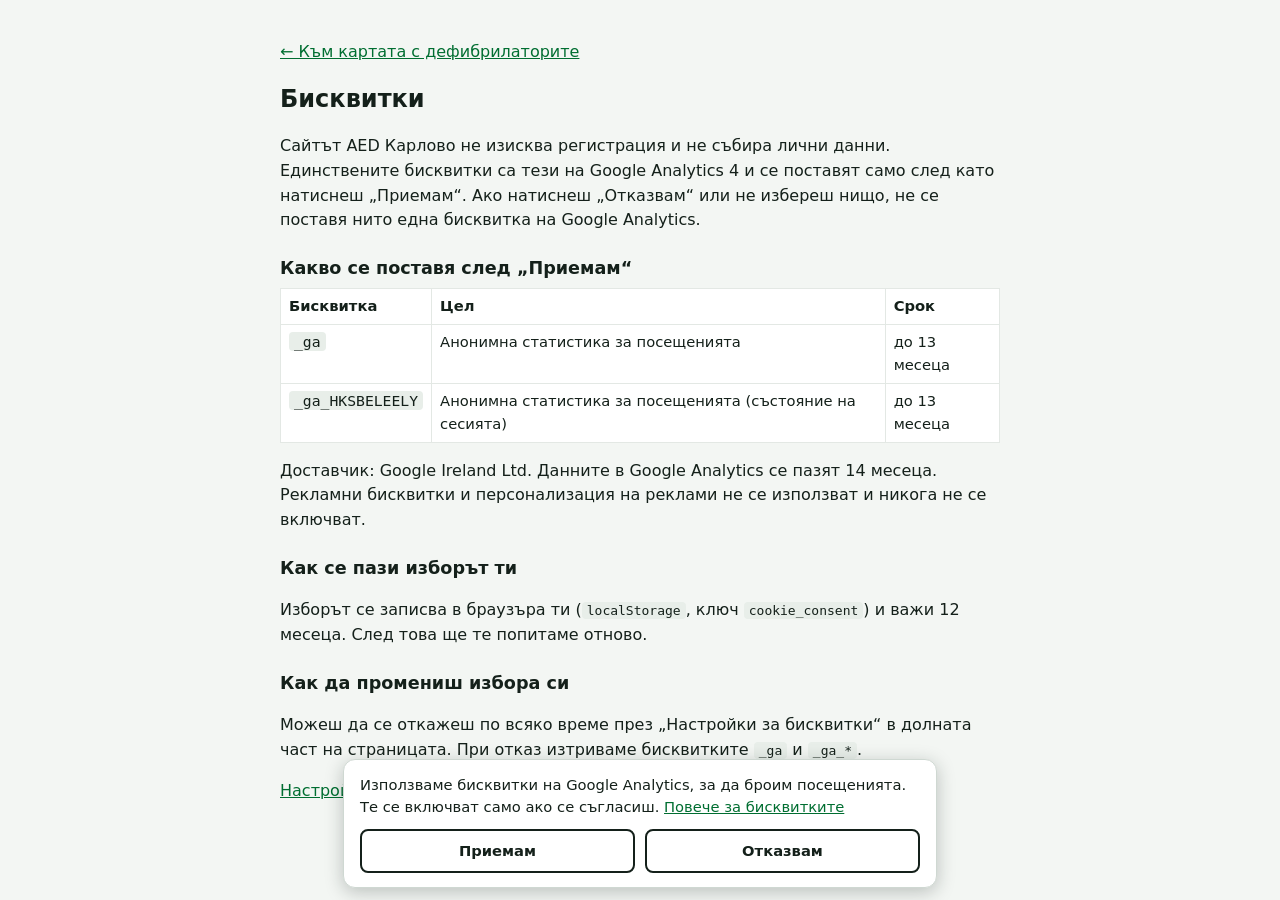
<file: biskvitki.html>
<!DOCTYPE html>
<html lang="bg">
<head>
<meta charset="utf-8">
<meta name="viewport" content="width=device-width, initial-scale=1, viewport-fit=cover">
<title>Бисквитки · AED Карлово</title>
<meta name="description" content="Как AED Карлово използва бисквитки на Google Analytics и как можеш да промениш избора си.">
<link rel="canonical" href="https://aed.karlovo.net/biskvitki">
<meta name="color-scheme" content="light">
<meta name="theme-color" content="#008a3e">
<link rel="icon" href="/favicon.svg" type="image/svg+xml">
<link rel="icon" href="/favicon-32.png" sizes="32x32" type="image/png">
<style>
  body{margin:0; font-family:system-ui,-apple-system,"Segoe UI",Roboto,sans-serif; color:#14201a; background:#f3f6f3; line-height:1.55}
  main{max-width:720px; margin:0 auto; padding:24px 14px 80px}
  h1{font-size:1.5rem; margin:0 0 12px}
  h2{font-size:1.1rem; margin:22px 0 6px}
  a{color:#006e31}
  code{background:#e8eee9; padding:1px 5px; border-radius:4px}
  table{border-collapse:collapse; width:100%; font-size:.92rem; background:#fff}
  th,td{border:1px solid #e3e8e4; padding:6px 8px; text-align:left; vertical-align:top}
  :focus-visible{outline:3px solid #1a73e8; outline-offset:2px; border-radius:4px}
</style>
<link rel="stylesheet" href="/consent.css">
<script async src="https://www.googletagmanager.com/gtag/js?id=G-HKSBELEELY"></script>
<script>
  window.dataLayer = window.dataLayer || [];
  function gtag(){dataLayer.push(arguments);}
  gtag('consent', 'default', {ad_storage: 'denied', ad_user_data: 'denied', ad_personalization: 'denied', analytics_storage: 'denied', wait_for_update: 500});
</script>
<script src="/consent.js"></script>
<script>
  gtag('js', new Date());
  gtag('config', 'G-HKSBELEELY', {page_location: location.origin + location.pathname, page_referrer: document.referrer ? new URL(document.referrer).origin + '/' : ''});
</script>
</head>
<body>

<div id="cookieBanner" class="cookie-banner" role="dialog" aria-label="Бисквитки" hidden>
  <p>Използваме бисквитки на Google Analytics, за да броим посещенията. Те се включват само ако се съгласиш. <a href="/biskvitki">Повече за бисквитките</a></p>
  <div class="cookie-actions">
    <button type="button" id="cookieAccept">Приемам</button>
    <button type="button" id="cookieReject">Отказвам</button>
  </div>
</div>

<main>
  <p><a href="/">← Към картата с дефибрилаторите</a></p>
  <h1>Бисквитки</h1>
  <p>Сайтът AED Карлово не изисква регистрация и не събира лични данни. Единствените бисквитки са тези на Google Analytics 4 и се поставят само след като натиснеш „Приемам“. Ако натиснеш „Отказвам“ или не избереш нищо, не се поставя нито една бисквитка на Google Analytics.</p>

  <h2>Какво се поставя след „Приемам“</h2>
  <table>
    <thead><tr><th>Бисквитка</th><th>Цел</th><th>Срок</th></tr></thead>
    <tbody>
      <tr><td><code>_ga</code></td><td>Анонимна статистика за посещенията</td><td>до 13 месеца</td></tr>
      <tr><td><code>_ga_HKSBELEELY</code></td><td>Анонимна статистика за посещенията (състояние на сесията)</td><td>до 13 месеца</td></tr>
    </tbody>
  </table>
  <p>Доставчик: Google Ireland Ltd. Данните в Google Analytics се пазят 14 месеца. Рекламни бисквитки и персонализация на реклами не се използват и никога не се включват.</p>

  <h2>Как се пази изборът ти</h2>
  <p>Изборът се записва в браузъра ти (<code>localStorage</code>, ключ <code>cookie_consent</code>) и важи 12 месеца. След това ще те попитаме отново.</p>

  <h2>Как да промениш избора си</h2>
  <p>Можеш да се откажеш по всяко време през „Настройки за бисквитки“ в долната част на страницата. При отказ изтриваме бисквитките <code>_ga</code> и <code>_ga_*</code>.</p>
  <p><button type="button" class="cookie-link" data-cookie-settings>Настройки за бисквитки</button></p>
</main>

</body>
</html>
</file>
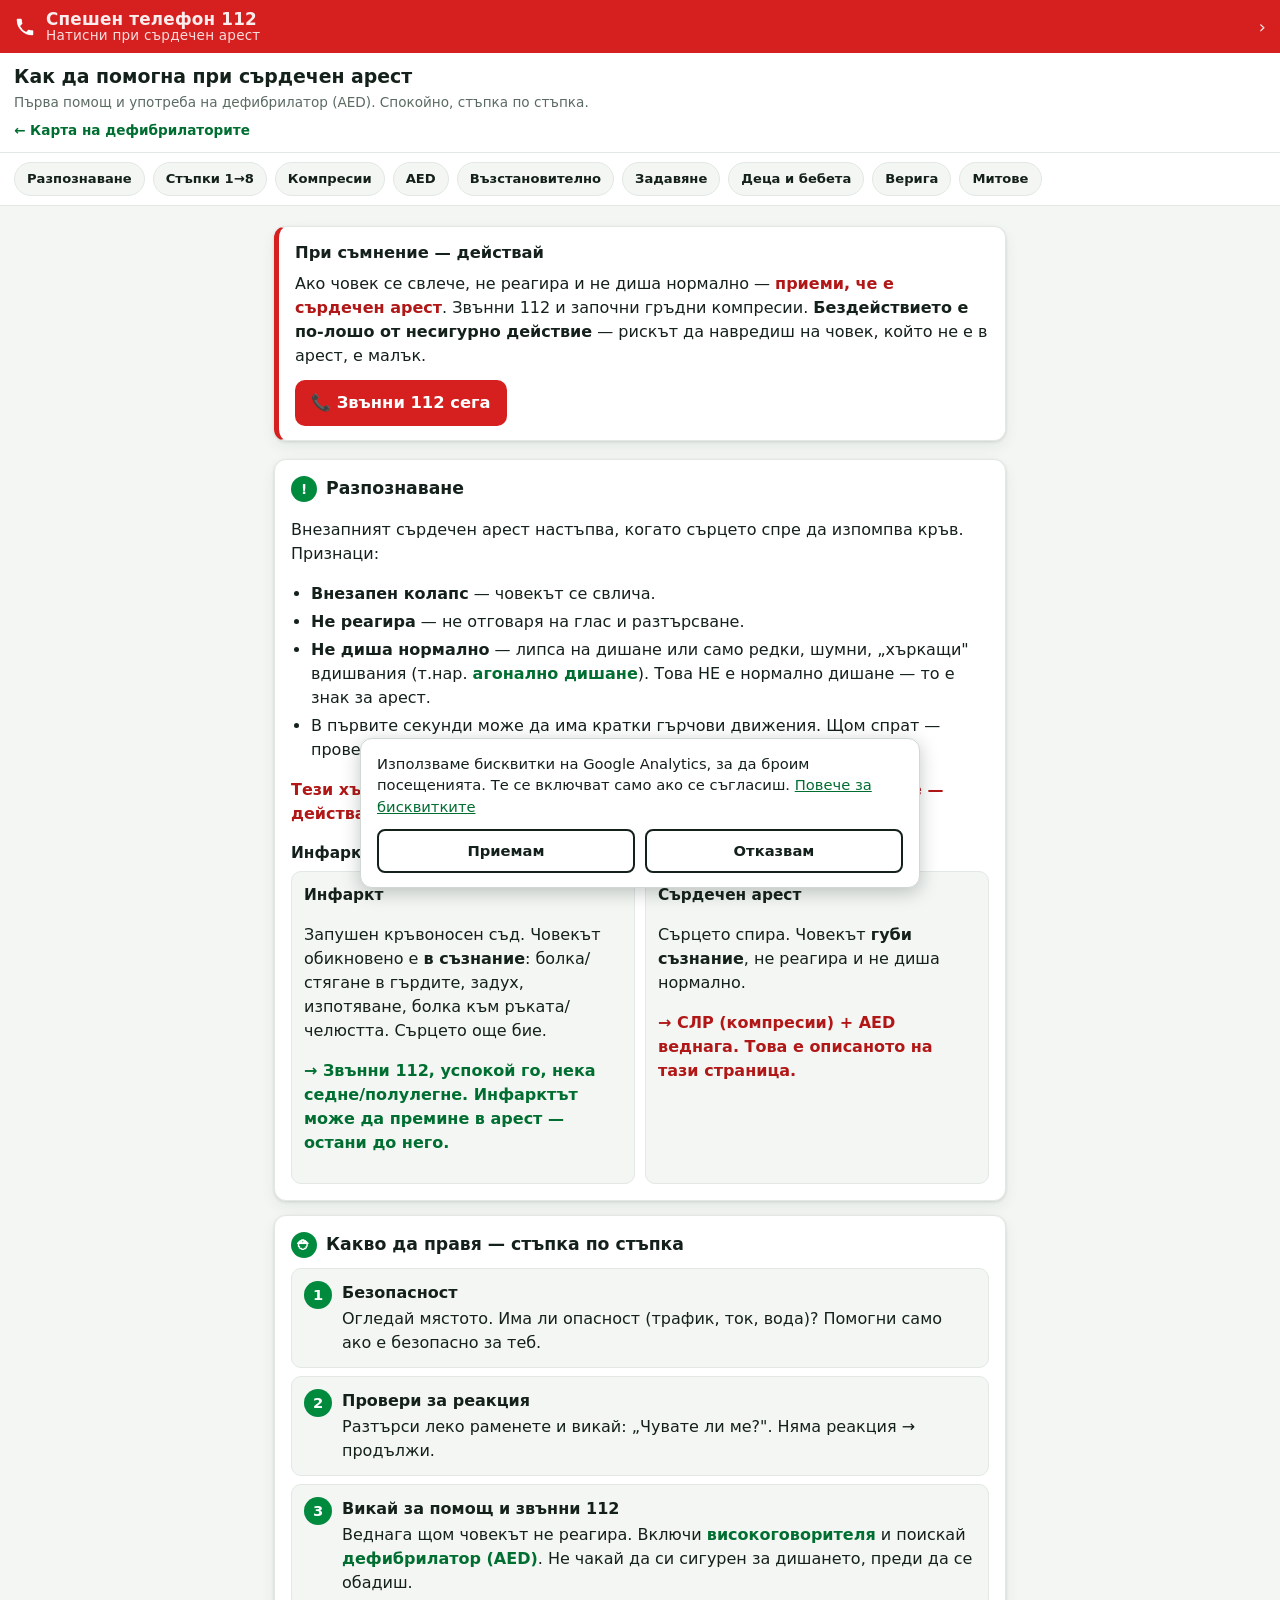
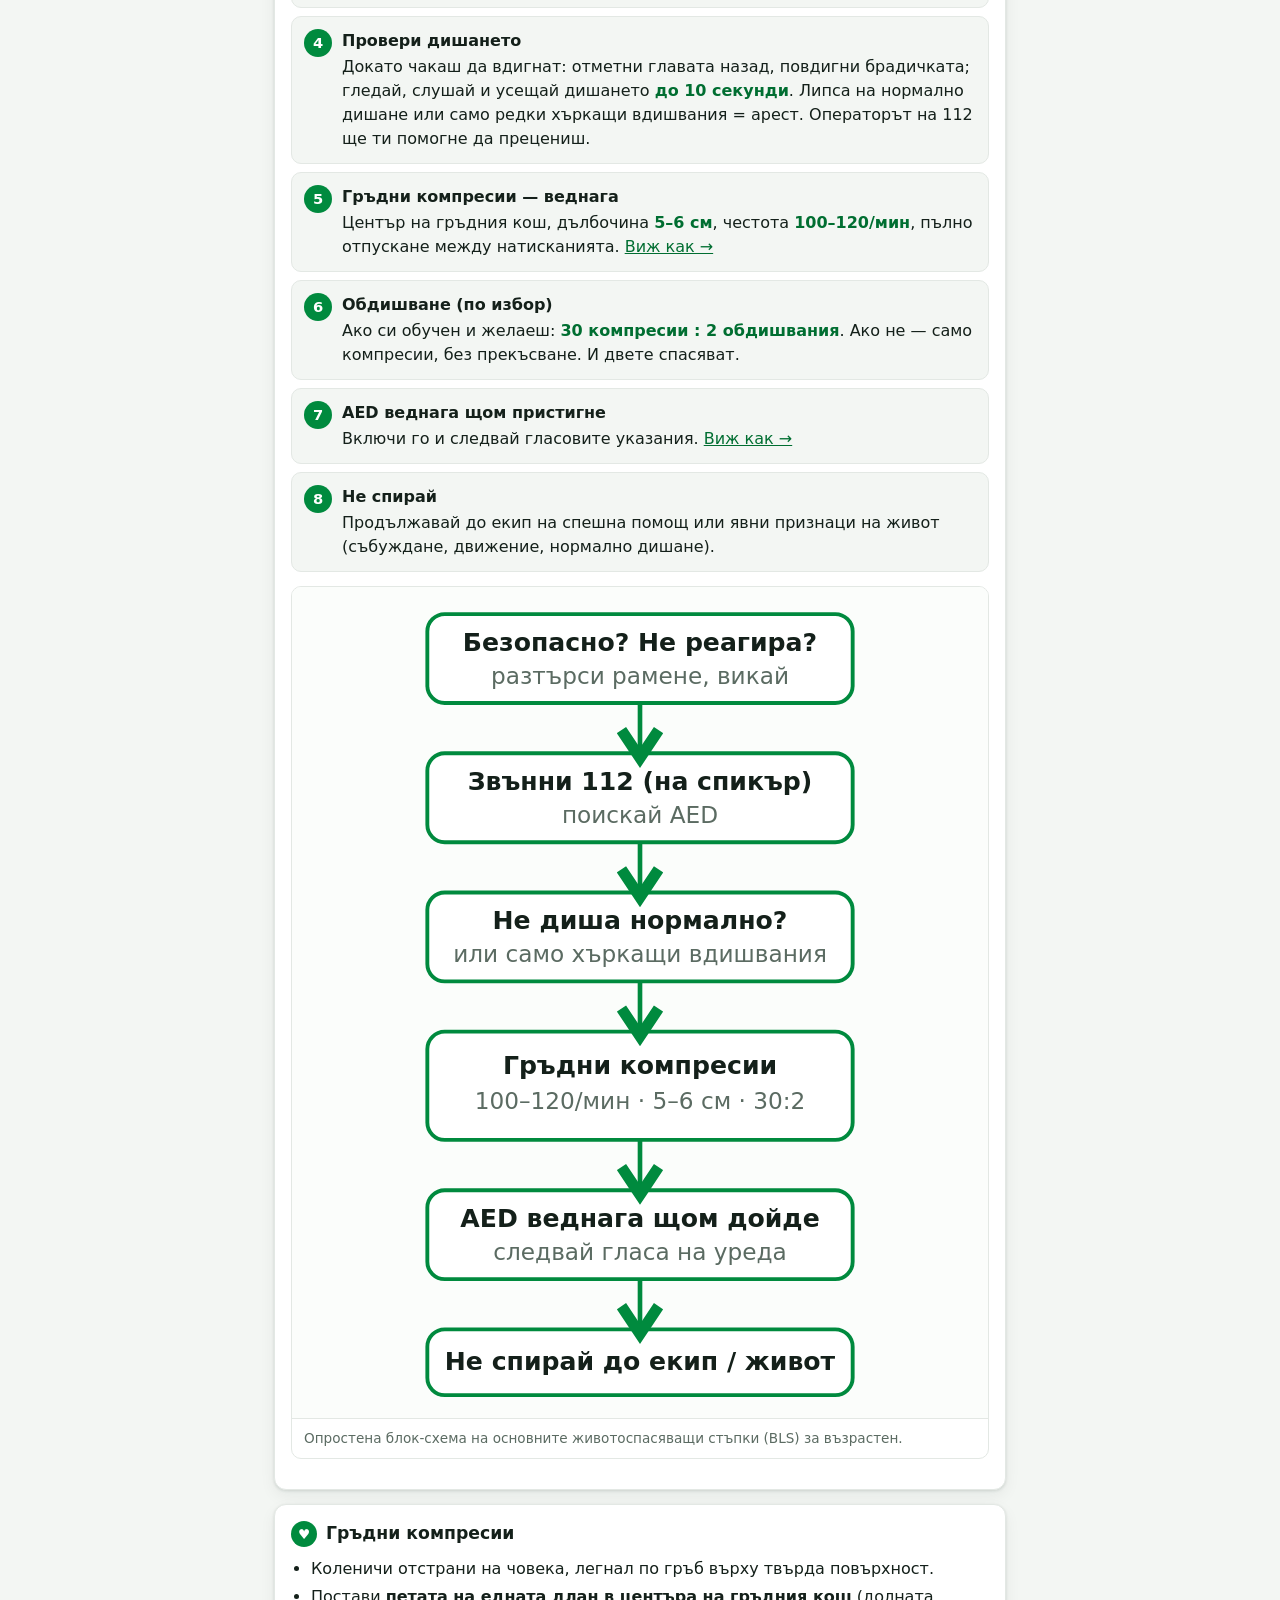
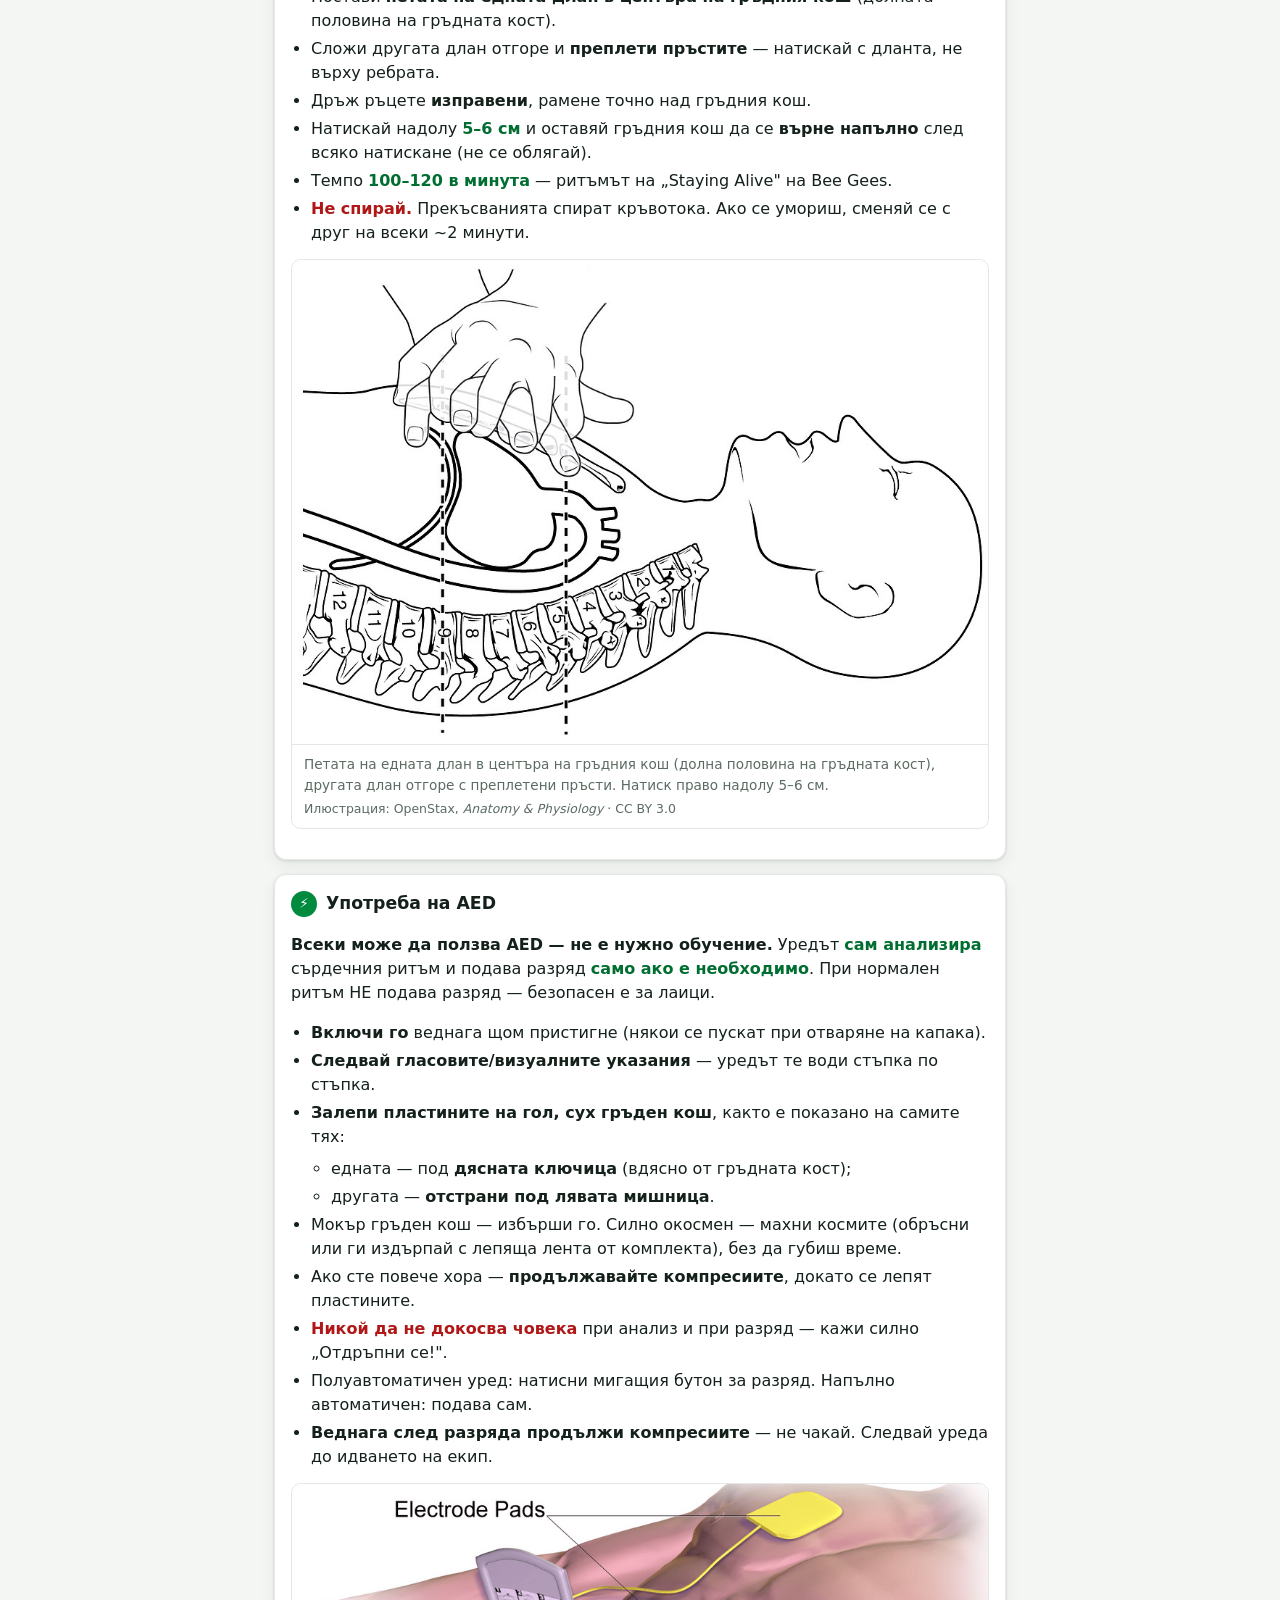
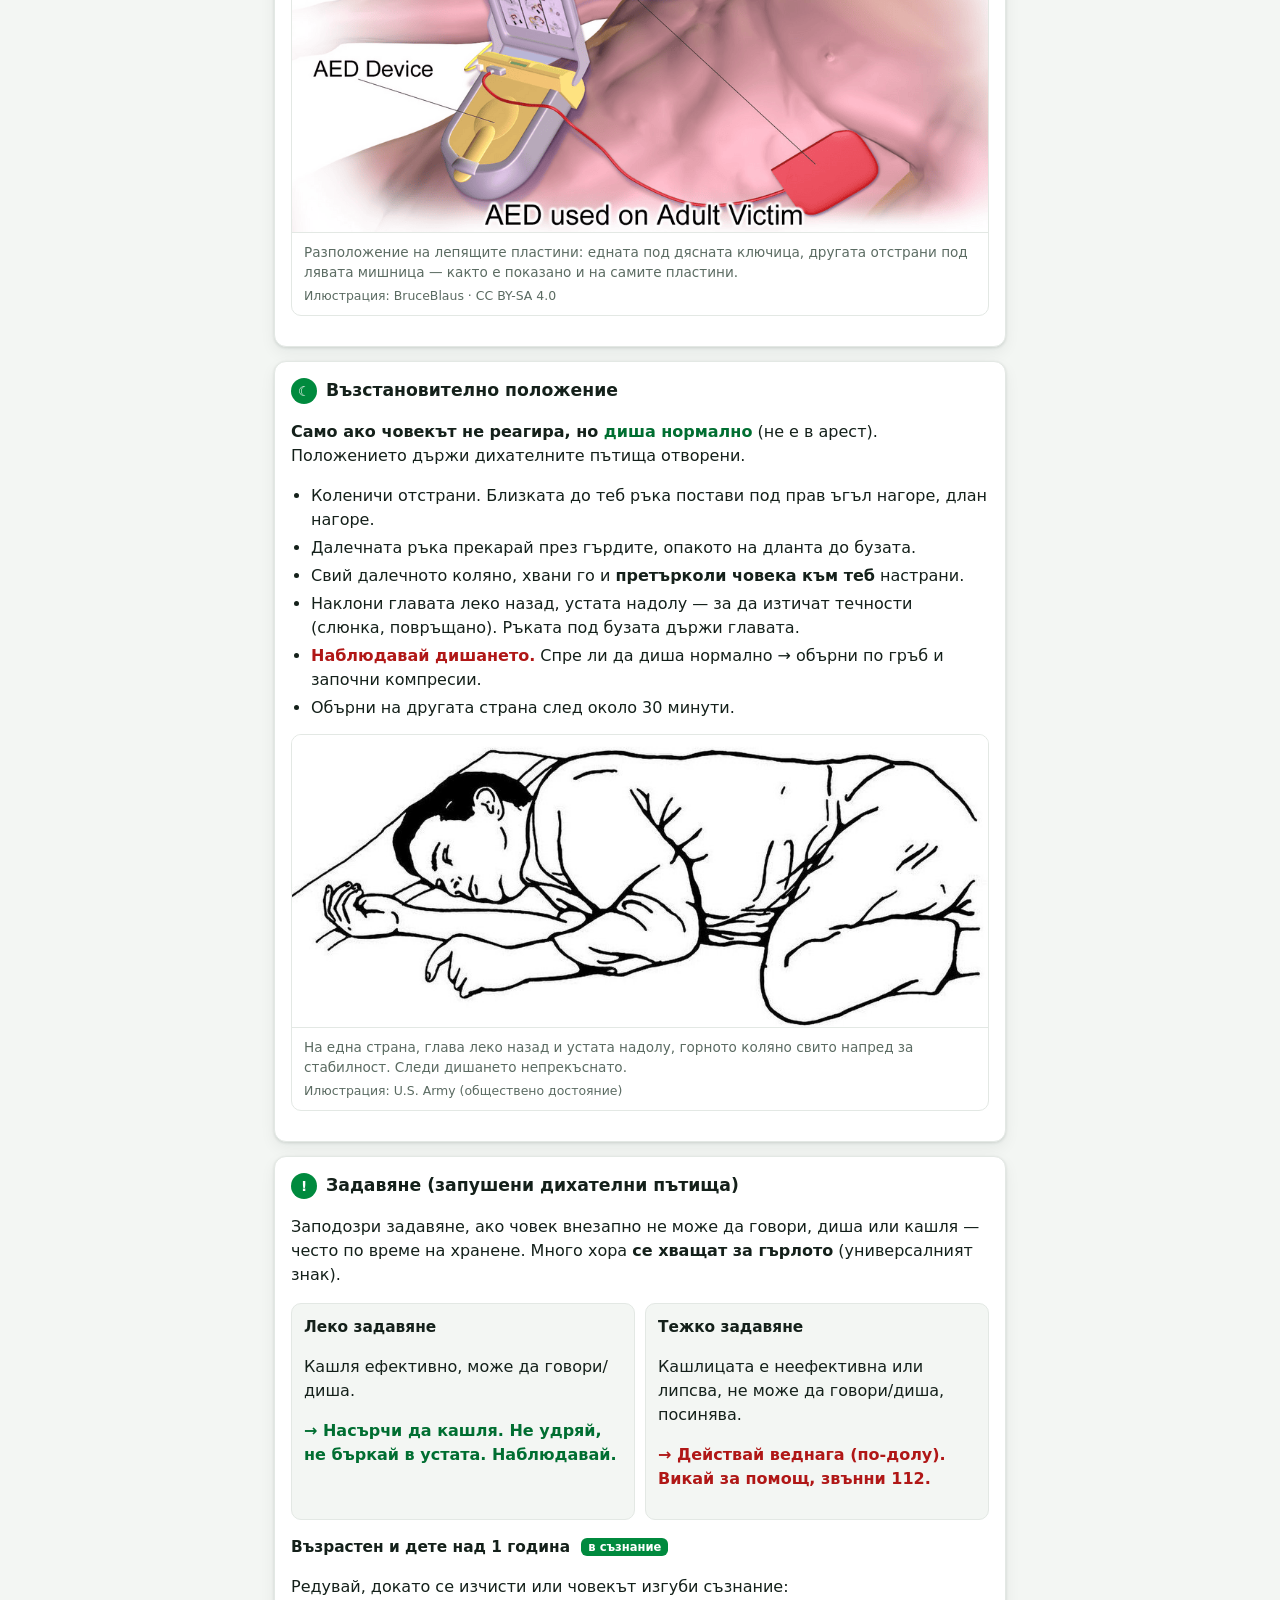
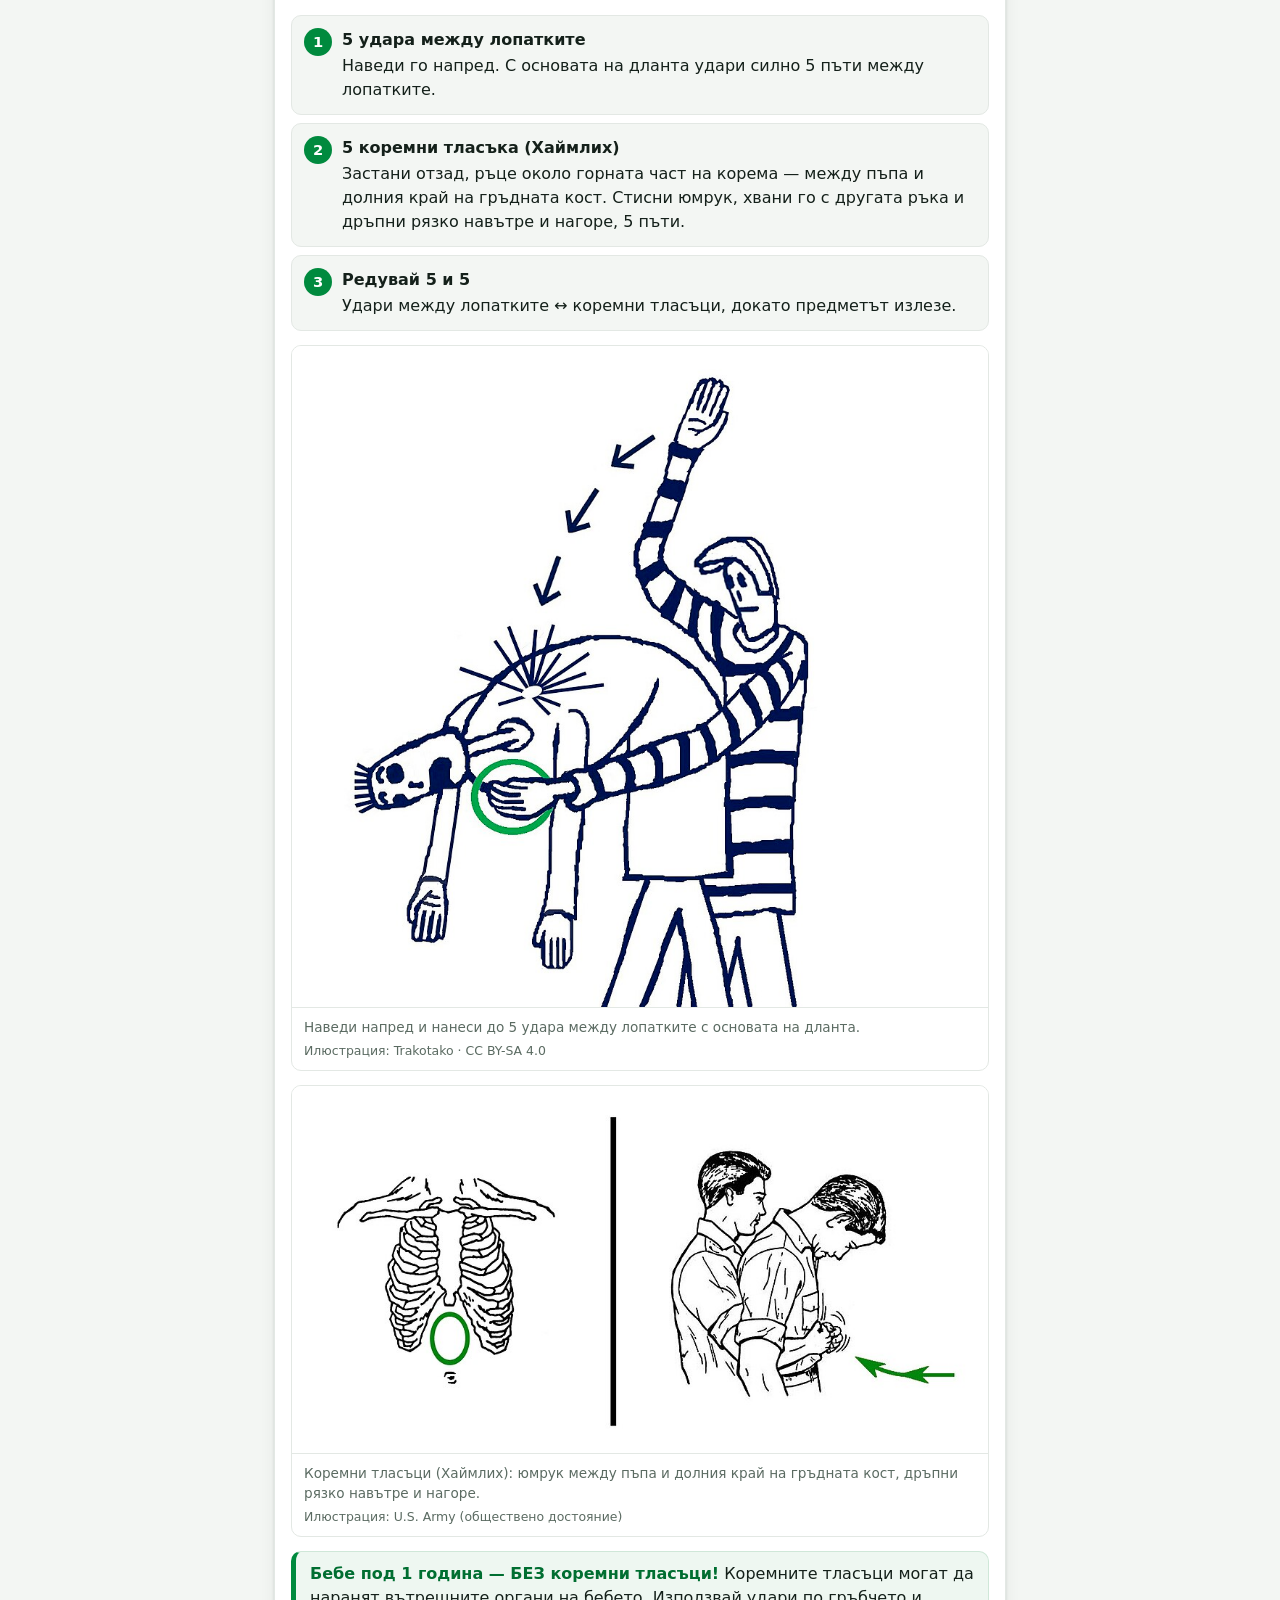
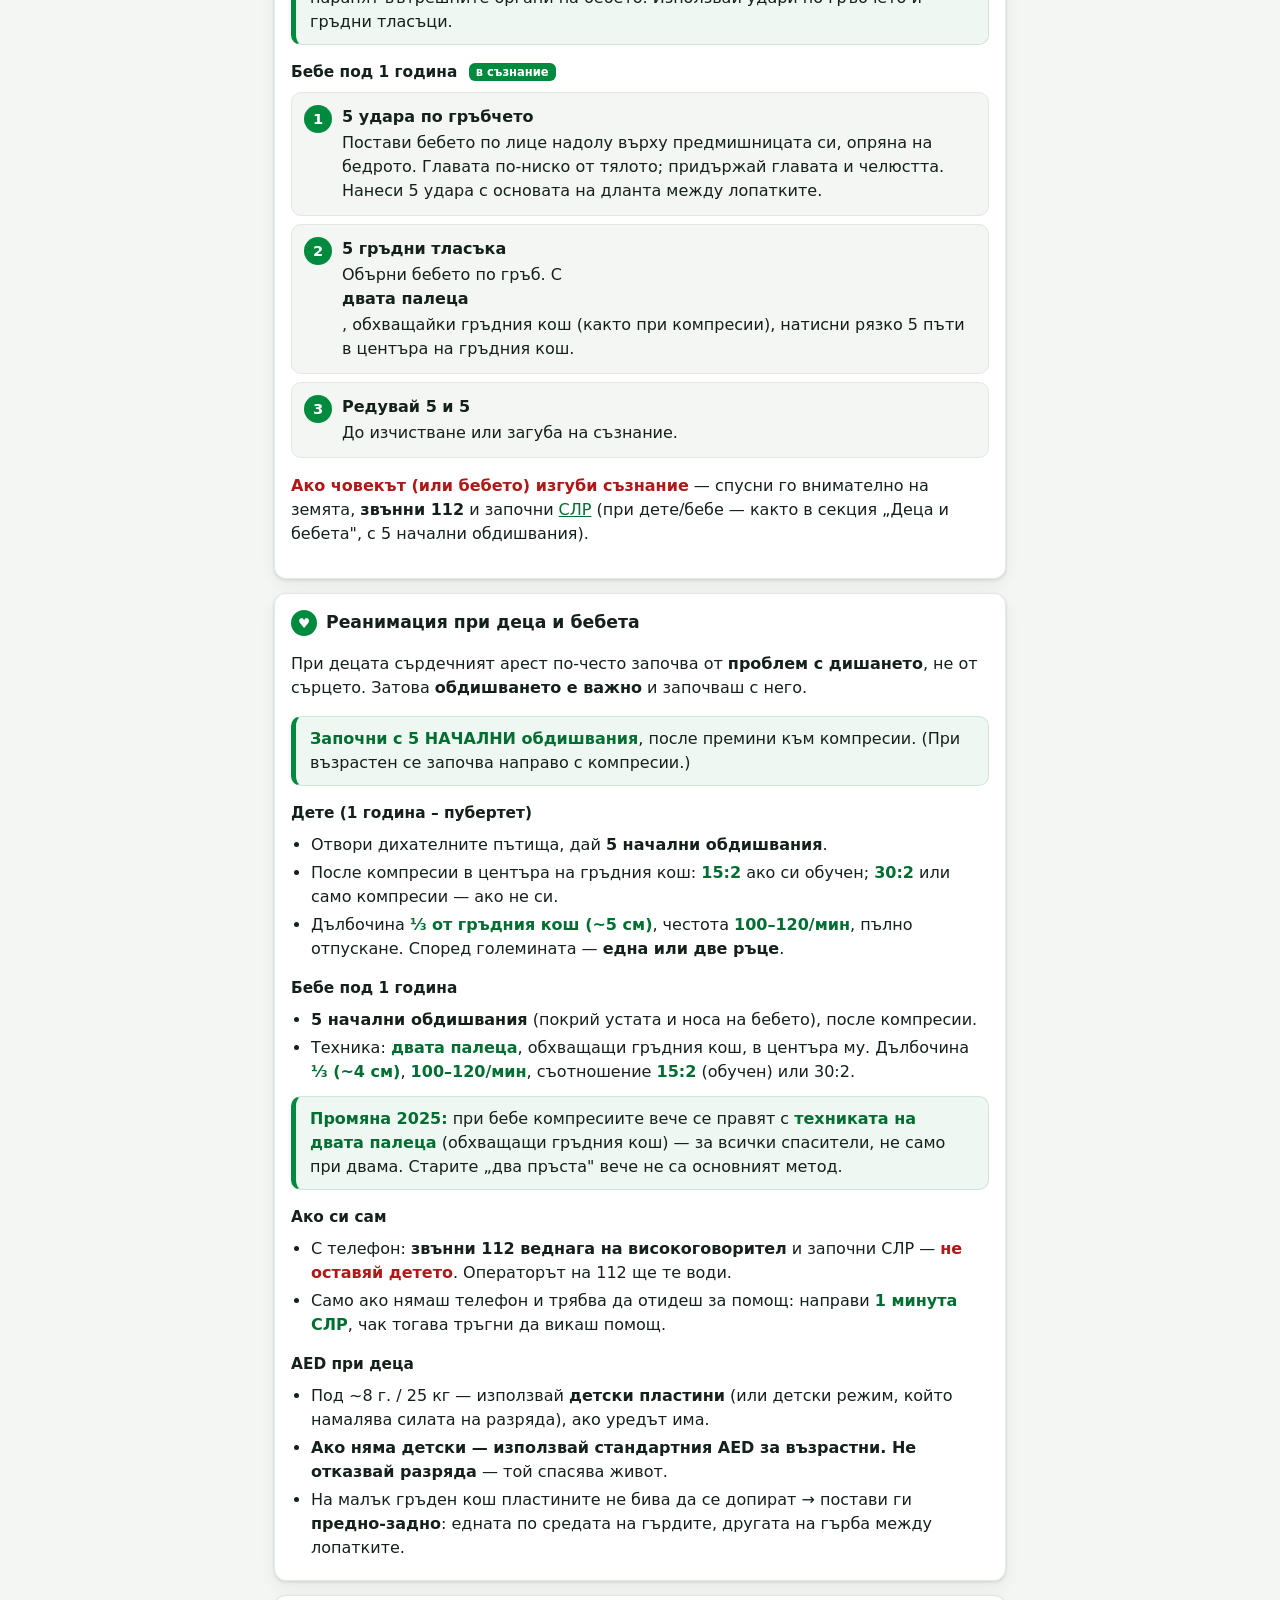
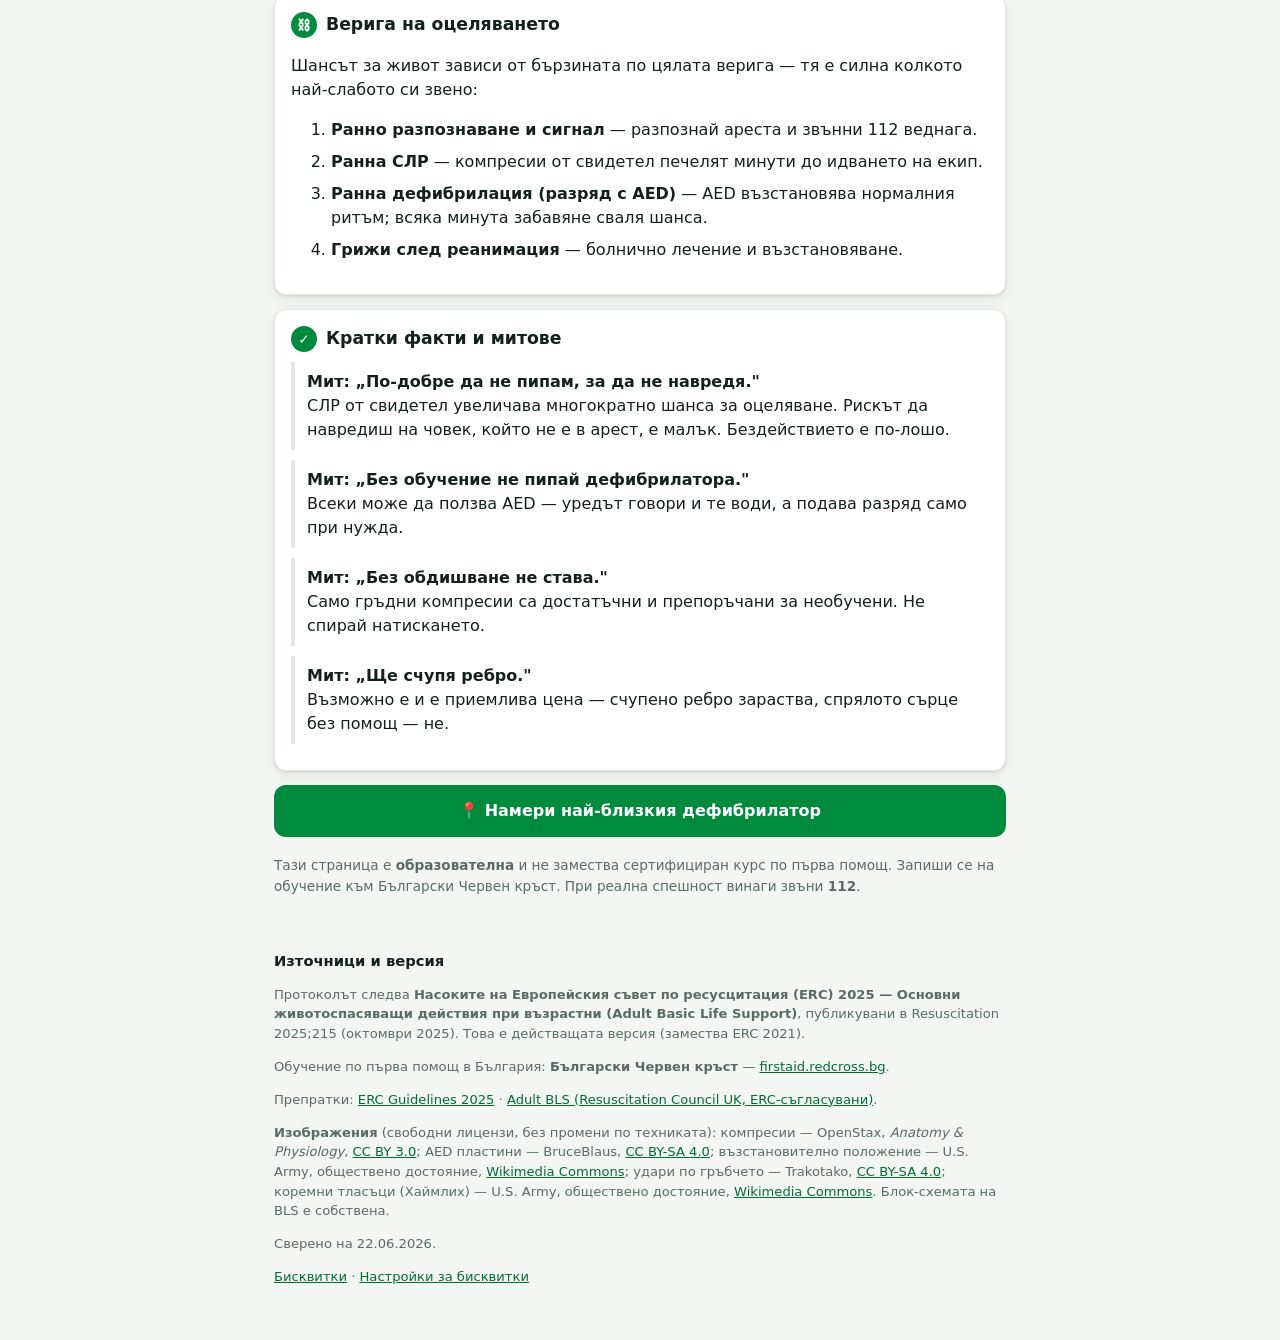
<file: pomosht.html>
<!DOCTYPE html>
<html lang="bg">
<head>
<meta charset="utf-8">
<meta name="viewport" content="width=device-width, initial-scale=1, viewport-fit=cover">
<title>Как да помогна при сърдечен арест — първа помощ и AED · Карлово</title>
<meta name="description" content="Спокойни, ясни стъпки за първа помощ при внезапен сърдечен арест: разпознаване, гръдни компресии, употреба на дефибрилатор (AED) и възстановително положение. По насоките на ERC 2025. При спешност звъни 112.">
<link rel="canonical" href="https://aed.karlovo.net/pomosht">
<meta name="color-scheme" content="light">
<meta name="theme-color" content="#d6201f">
<link rel="icon" href="/favicon.svg" type="image/svg+xml">
<link rel="icon" href="/favicon-32.png" sizes="32x32" type="image/png">
<link rel="apple-touch-icon" href="/icons/apple-touch-icon.png">
<meta name="apple-mobile-web-app-title" content="AED Карлово">
<meta property="og:type" content="article">
<meta property="og:site_name" content="AED Карлово">
<meta property="og:locale" content="bg_BG">
<meta property="og:title" content="Как да помогна при сърдечен арест — първа помощ и AED">
<meta property="og:description" content="Стъпка по стъпка: разпознаване, гръдни компресии, дефибрилатор (AED), възстановително положение. По ERC 2025. При спешност звъни 112.">
<meta property="og:url" content="https://aed.karlovo.net/pomosht">
<meta property="og:image" content="https://aed.karlovo.net/og.png">
<meta name="twitter:card" content="summary_large_image">
<style>
  :root{
    --aed:#008a3e; --aed-d:#006e31;
    --ink:#14201a; --muted:#5b6b62;
    --surface:#fff; --bg:#f3f6f3; --line:#e3e8e4;
    --emergency:#d6201f; --emergency-d:#b01716;
    --focus:#1a73e8;
    --r:12px; --shadow:0 1px 3px rgba(20,32,26,.12),0 6px 16px rgba(20,32,26,.06);
  }
  *{box-sizing:border-box}
  html,body{margin:0}
  body{
    font-family:system-ui,-apple-system,"Segoe UI",Roboto,sans-serif;
    color:var(--ink); background:var(--bg);
    -webkit-text-size-adjust:100%; line-height:1.5;
  }
  a{color:var(--aed-d)}

  /* Emergency bar — the one place red is allowed */
  .er{
    display:flex; align-items:center; gap:10px;
    background:var(--emergency); color:#fff;
    padding:max(10px,env(safe-area-inset-top)) max(14px,env(safe-area-inset-right)) 10px max(14px,env(safe-area-inset-left));
    text-decoration:none; font-weight:700; letter-spacing:.2px;
  }
  .er:hover{background:var(--emergency-d)}
  .er svg{flex:0 0 auto}
  .er b{font-size:1.05rem}
  .er span{font-weight:500; opacity:.92; font-size:.85rem}
  .er .arrow{margin-left:auto; font-size:1.1rem}

  header{padding:12px 14px 10px; background:var(--surface); border-bottom:1px solid var(--line)}
  header h1{margin:0; font-size:1.18rem; line-height:1.25; font-weight:700}
  header p{margin:3px 0 0; color:var(--muted); font-size:.85rem}
  .back{display:inline-flex; align-items:center; gap:6px; margin-top:8px; font-size:.85rem; font-weight:600; text-decoration:none}

  /* Section chip nav */
  nav.toc{
    position:sticky; top:0; z-index:5; background:var(--surface); border-bottom:1px solid var(--line);
    display:flex; gap:8px; overflow-x:auto; -webkit-overflow-scrolling:touch; padding:9px 14px;
  }
  nav.toc a{
    flex:0 0 auto; text-decoration:none; color:var(--ink); background:var(--bg);
    border:1px solid var(--line); border-radius:999px; padding:6px 12px; font-size:.82rem; font-weight:600;
  }
  nav.toc a:hover{background:#eef2ef}

  main{max-width:760px; margin:0 auto; padding:14px 14px 40px}

  /* Critical lead callout — 112 is the only red accent */
  .lead{
    background:var(--surface); border:1px solid var(--line); border-left:5px solid var(--emergency);
    border-radius:var(--r); padding:14px 16px; box-shadow:var(--shadow); margin:6px 0 18px;
  }
  .lead h2{margin:0 0 6px; font-size:1.02rem}
  .lead p{margin:6px 0 0}
  .tel112{
    display:inline-flex; align-items:center; gap:8px; margin-top:12px;
    background:var(--emergency); color:#fff; text-decoration:none; font-weight:700;
    padding:11px 16px; border-radius:10px; font-size:1.02rem;
  }
  .tel112:hover{background:var(--emergency-d)}

  section{
    background:var(--surface); border:1px solid var(--line); border-radius:var(--r);
    box-shadow:var(--shadow); padding:16px; margin:14px 0; scroll-margin-top:64px;
  }
  section h2{margin:0 0 10px; font-size:1.08rem; display:flex; align-items:center; gap:9px}
  section h3{margin:16px 0 6px; font-size:.96rem}
  .num{
    flex:0 0 auto; width:26px; height:26px; border-radius:50%; background:var(--aed); color:#fff;
    display:grid; place-items:center; font-size:.85rem; font-weight:700;
  }
  ol.steps{margin:0; padding:0; list-style:none; counter-reset:s}
  ol.steps>li{
    position:relative; padding:12px 12px 12px 50px; margin:8px 0; counter-increment:s;
    border:1px solid var(--line); border-radius:10px; background:var(--bg);
  }
  ol.steps>li::before{
    content:counter(s); position:absolute; left:12px; top:12px;
    width:28px; height:28px; border-radius:50%; background:var(--aed); color:#fff;
    display:grid; place-items:center; font-weight:700; font-size:.92rem;
  }
  ol.steps>li b{display:block; margin-bottom:2px}
  .key{color:var(--aed-d); font-weight:700}
  .warn{color:var(--emergency-d); font-weight:700}
  ul.tight{margin:8px 0 0; padding-left:20px}
  ul.tight li{margin:4px 0}

  /* Diagrams */
  figure.diagram{margin:14px 0; border:1px solid var(--line); border-radius:10px; overflow:hidden; background:#fff}
  figure.diagram svg, figure.diagram img{display:block; width:100%; height:auto; background:#fbfdfb}
  figure.diagram figcaption{padding:9px 12px; font-size:.85rem; color:var(--muted); border-top:1px solid var(--line)}
  .credit{display:block; margin-top:5px; font-size:.78rem; color:var(--muted)}
  .svg-tm{fill:#5b6b62; font:500 12px system-ui,sans-serif}
  .svg-box{fill:#fff; stroke:#008a3e; stroke-width:2; rx:9}
  .svg-box-t{fill:#14201a; font:600 13px system-ui,sans-serif}
  .svg-arrow{fill:none; stroke:#008a3e; stroke-width:2.4}
  /* Child-specific note callout */
  .baby-note{background:#eef7f1; border:1px solid #cfe7d8; border-left:5px solid var(--aed); border-radius:10px; padding:10px 14px; margin:12px 0}
  .baby-note b{color:var(--aed-d)}
  section h3 .tag{font-size:.72rem; font-weight:700; color:#fff; background:var(--aed); border-radius:6px; padding:2px 7px; margin-left:6px; vertical-align:middle}

  /* Compare grid (infarct vs arrest, facts) */
  .cmp{display:grid; gap:10px; margin-top:6px}
  @media (min-width:620px){ .cmp.two{grid-template-columns:1fr 1fr} }
  .cmp .box{border:1px solid var(--line); border-radius:10px; padding:12px; background:var(--bg)}
  .cmp .box h3{margin:0 0 6px}
  .myth{border-left:4px solid var(--line); padding:8px 0 8px 12px; margin:10px 0}
  .myth b{display:block}
  .chain li{margin:8px 0}

  .map-cta{
    display:flex; align-items:center; justify-content:center; gap:10px; margin-top:8px;
    background:var(--aed); color:#fff; text-decoration:none; font-weight:700;
    padding:14px 16px; border-radius:var(--r);
  }
  .map-cta:hover{background:var(--aed-d)}

  .disclaimer{font-size:.85rem; color:var(--muted); margin-top:18px}
  footer.src{
    max-width:760px; margin:0 auto; padding:0 14px 40px; color:var(--muted); font-size:.82rem;
  }
  footer.src h2{font-size:.92rem; color:var(--ink); margin:0 0 6px}
  footer.src a{color:var(--aed-d)}

  :focus-visible{outline:3px solid var(--focus); outline-offset:2px; border-radius:6px}

  @media (prefers-reduced-motion:reduce){*{scroll-behavior:auto !important}}

  /* Print — readable B/W sheet to pin next to a defibrillator */
  @media print{
    :root{--shadow:none}
    body{background:#fff; color:#000; font-size:11.5pt}
    .er{background:#000 !important; color:#fff !important; -webkit-print-color-adjust:exact; print-color-adjust:exact}
    nav.toc, .back, .map-cta, .tel112{display:none !important}
    main{max-width:none; padding:0 6mm}
    section{break-inside:avoid; border:1px solid #999; box-shadow:none; margin:6px 0; padding:10px}
    figure.diagram{break-inside:avoid; border:1px solid #999}
    .lead{border:1px solid #000; border-left:5px solid #000}
    a{color:#000; text-decoration:none}
    section h2, .lead h2{color:#000}
    .num, ol.steps>li::before{background:#000 !important; color:#fff !important; -webkit-print-color-adjust:exact; print-color-adjust:exact}
    .key,.warn{color:#000}
    footer.src{padding:6px 6mm}
    .print-url::after{content:" (" attr(href) ")"; font-size:9pt; color:#000}
  }
</style>
<link rel="stylesheet" href="/consent.css">
<script async src="https://www.googletagmanager.com/gtag/js?id=G-HKSBELEELY"></script>
<script>
  window.dataLayer = window.dataLayer || [];
  function gtag(){dataLayer.push(arguments);}
  gtag('consent', 'default', {ad_storage: 'denied', ad_user_data: 'denied', ad_personalization: 'denied', analytics_storage: 'denied', wait_for_update: 500});
</script>
<script src="/consent.js"></script>
<script>
  gtag('js', new Date());
  gtag('config', 'G-HKSBELEELY', {page_location: location.origin + location.pathname, page_referrer: document.referrer ? new URL(document.referrer).origin + '/' : ''});
</script>
</head>
<body>

<div id="cookieBanner" class="cookie-banner" role="dialog" aria-label="Бисквитки" hidden>
  <p>Използваме бисквитки на Google Analytics, за да броим посещенията. Те се включват само ако се съгласиш. <a href="/biskvitki">Повече за бисквитките</a></p>
  <div class="cookie-actions">
    <button type="button" id="cookieAccept">Приемам</button>
    <button type="button" id="cookieReject">Отказвам</button>
  </div>
</div>

<a class="er" href="tel:112" aria-label="Обади се на спешния телефон 112">
  <svg width="22" height="22" viewBox="0 0 24 24" fill="none" aria-hidden="true">
    <path d="M6.6 10.8a15 15 0 006.6 6.6l2.2-2.2a1 1 0 011-.24 11.4 11.4 0 003.6.58 1 1 0 011 1V20a1 1 0 01-1 1A17 17 0 013 4a1 1 0 011-1h3.5a1 1 0 011 1c0 1.25.2 2.46.58 3.6a1 1 0 01-.24 1l-2.24 2.2z" fill="currentColor"/>
  </svg>
  <span style="display:flex;flex-direction:column;line-height:1.1">
    <b>Спешен телефон 112</b>
    <span>Натисни при сърдечен арест</span>
  </span>
  <span class="arrow" aria-hidden="true">›</span>
</a>

<header>
  <h1>Как да помогна при сърдечен арест</h1>
  <p>Първа помощ и употреба на дефибрилатор (AED). Спокойно, стъпка по стъпка.</p>
  <a class="back" href="/">← Карта на дефибрилаторите</a>
</header>

<nav class="toc" aria-label="Съдържание">
  <a href="#razpoznavane">Разпознаване</a>
  <a href="#stapki">Стъпки 1→8</a>
  <a href="#kompresii">Компресии</a>
  <a href="#aed">AED</a>
  <a href="#vazstanovitelno">Възстановително</a>
  <a href="#zadavyane">Задавяне</a>
  <a href="#deca">Деца и бебета</a>
  <a href="#veriga">Верига</a>
  <a href="#mitove">Митове</a>
</nav>

<main>

  <div class="lead">
    <h2>При съмнение — действай</h2>
    <p>Ако човек се свлече, не реагира и не диша нормално — <span class="warn">приеми, че е сърдечен арест</span>. Звънни 112 и започни гръдни компресии. <b>Бездействието е по-лошо от несигурно действие</b> — рискът да навредиш на човек, който не е в арест, е малък.</p>
    <a class="tel112" href="tel:112">📞 Звънни 112 сега</a>
  </div>

  <!-- 1. RECOGNITION -->
  <section id="razpoznavane">
    <h2><span class="num" aria-hidden="true">!</span> Разпознаване</h2>
    <p>Внезапният сърдечен арест настъпва, когато сърцето спре да изпомпва кръв. Признаци:</p>
    <ul class="tight">
      <li><b>Внезапен колапс</b> — човекът се свлича.</li>
      <li><b>Не реагира</b> — не отговаря на глас и разтърсване.</li>
      <li><b>Не диша нормално</b> — липса на дишане или само редки, шумни, „хъркащи" вдишвания (т.нар. <span class="key">агонално дишане</span>). Това НЕ е нормално дишане — то е знак за арест.</li>
      <li>В първите секунди може да има кратки гърчови движения. Щом спрат — провери дишането.</li>
    </ul>
    <p class="warn">Тези хъркащи вдишвания често се бъркат с „диша". При съмнение — действай като при арест.</p>

    <h3>Инфаркт ≠ сърдечен арест</h3>
    <div class="cmp two">
      <div class="box">
        <h3>Инфаркт</h3>
        <p>Запушен кръвоносен съд. Човекът обикновено е <b>в съзнание</b>: болка/стягане в гърдите, задух, изпотяване, болка към ръката/челюстта. Сърцето още бие.</p>
        <p class="key">→ Звънни 112, успокой го, нека седне/полулегне. Инфарктът може да премине в арест — остани до него.</p>
      </div>
      <div class="box">
        <h3>Сърдечен арест</h3>
        <p>Сърцето спира. Човекът <b>губи съзнание</b>, не реагира и не диша нормално.</p>
        <p class="warn">→ СЛР (компресии) + AED веднага. Това е описаното на тази страница.</p>
      </div>
    </div>
  </section>

  <!-- 2. STEPS -->
  <section id="stapki">
    <h2><span class="num" aria-hidden="true">⛑</span> Какво да правя — стъпка по стъпка</h2>
    <ol class="steps">
      <li><b>Безопасност</b> Огледай мястото. Има ли опасност (трафик, ток, вода)? Помогни само ако е безопасно за теб.</li>
      <li><b>Провери за реакция</b> Разтърси леко раменете и викай: „Чувате ли ме?". Няма реакция → продължи.</li>
      <li><b>Викай за помощ и звънни 112</b> Веднага щом човекът не реагира. Включи <span class="key">високоговорителя</span> и поискай <span class="key">дефибрилатор (AED)</span>. Не чакай да си сигурен за дишането, преди да се обадиш.</li>
      <li><b>Провери дишането</b> Докато чакаш да вдигнат: отметни главата назад, повдигни брадичката; гледай, слушай и усещай дишането <span class="key">до 10 секунди</span>. Липса на нормално дишане или само редки хъркащи вдишвания = арест. Операторът на 112 ще ти помогне да прецениш.</li>
      <li><b>Гръдни компресии — веднага</b> Център на гръдния кош, дълбочина <span class="key">5–6 см</span>, честота <span class="key">100–120/мин</span>, пълно отпускане между натисканията. <a href="#kompresii">Виж как →</a></li>
      <li><b>Обдишване (по избор)</b> Ако си обучен и желаеш: <span class="key">30 компресии : 2 обдишвания</span>. Ако не — само компресии, без прекъсване. И двете спасяват.</li>
      <li><b>AED веднага щом пристигне</b> Включи го и следвай гласовите указания. <a href="#aed">Виж как →</a></li>
      <li><b>Не спирай</b> Продължавай до екип на спешна помощ или явни признаци на живот (събуждане, движение, нормално дишане).</li>
    </ol>

    <figure class="diagram">
      <svg viewBox="0 0 360 430" role="img" aria-label="Блок-схема на основните животоспасяващи действия">
        <defs>
          <marker id="ah" markerWidth="10" markerHeight="10" refX="6" refY="5" orient="auto">
            <path d="M1 1L7 5L1 9" class="svg-arrow"/>
          </marker>
        </defs>
        <g>
          <rect x="70" y="14"  width="220" height="46" rx="9" class="svg-box"/>
          <text x="180" y="33" text-anchor="middle" class="svg-box-t">Безопасно? Не реагира?</text>
          <text x="180" y="50" text-anchor="middle" class="svg-tm">разтърси рамене, викай</text>

          <rect x="70" y="86" width="220" height="46" rx="9" class="svg-box"/>
          <text x="180" y="105" text-anchor="middle" class="svg-box-t">Звънни 112 (на спикър)</text>
          <text x="180" y="122" text-anchor="middle" class="svg-tm">поискай AED</text>

          <rect x="70" y="158" width="220" height="46" rx="9" class="svg-box"/>
          <text x="180" y="177" text-anchor="middle" class="svg-box-t">Не диша нормално?</text>
          <text x="180" y="194" text-anchor="middle" class="svg-tm">или само хъркащи вдишвания</text>

          <rect x="70" y="230" width="220" height="56" rx="9" class="svg-box"/>
          <text x="180" y="252" text-anchor="middle" class="svg-box-t">Гръдни компресии</text>
          <text x="180" y="270" text-anchor="middle" class="svg-tm">100–120/мин · 5–6 см · 30:2</text>

          <rect x="70" y="312" width="220" height="46" rx="9" class="svg-box"/>
          <text x="180" y="331" text-anchor="middle" class="svg-box-t">AED веднага щом дойде</text>
          <text x="180" y="348" text-anchor="middle" class="svg-tm">следвай гласа на уреда</text>

          <rect x="70" y="384" width="220" height="34" rx="9" class="svg-box"/>
          <text x="180" y="405" text-anchor="middle" class="svg-box-t">Не спирай до екип / живот</text>

          <path d="M180 60 L180 86" class="svg-arrow" marker-end="url(#ah)"/>
          <path d="M180 132 L180 158" class="svg-arrow" marker-end="url(#ah)"/>
          <path d="M180 204 L180 230" class="svg-arrow" marker-end="url(#ah)"/>
          <path d="M180 286 L180 312" class="svg-arrow" marker-end="url(#ah)"/>
          <path d="M180 358 L180 384" class="svg-arrow" marker-end="url(#ah)"/>
        </g>
      </svg>
      <figcaption>Опростена блок-схема на основните животоспасяващи стъпки (BLS) за възрастен.</figcaption>
    </figure>
  </section>

  <!-- 3. COMPRESSIONS -->
  <section id="kompresii">
    <h2><span class="num" aria-hidden="true">♥</span> Гръдни компресии</h2>
    <ul class="tight">
      <li>Коленичи отстрани на човека, легнал по гръб върху твърда повърхност.</li>
      <li>Постави <b>петата на едната длан в центъра на гръдния кош</b> (долната половина на гръдната кост).</li>
      <li>Сложи другата длан отгоре и <b>преплети пръстите</b> — натискай с дланта, не върху ребрата.</li>
      <li>Дръж ръцете <b>изправени</b>, рамене точно над гръдния кош.</li>
      <li>Натискай надолу <span class="key">5–6 см</span> и оставяй гръдния кош да се <b>върне напълно</b> след всяко натискане (не се облягай).</li>
      <li>Темпо <span class="key">100–120 в минута</span> — ритъмът на „Staying Alive" на Bee Gees.</li>
      <li><span class="warn">Не спирай.</span> Прекъсванията спират кръвотока. Ако се умориш, сменяй се с друг на всеки ~2 минути.</li>
    </ul>

    <figure class="diagram">
      <img src="/img/compression.jpg" width="960" height="668" loading="lazy"
           alt="Ръце една върху друга в центъра на гръдния кош; сърцето се притиска между гръдната кост и гръбнака при компресия.">
      <figcaption>Петата на едната длан в центъра на гръдния кош (долна половина на гръдната кост), другата длан отгоре с преплетени пръсти. Натиск право надолу 5–6 см. <span class="credit">Илюстрация: OpenStax, <i>Anatomy &amp; Physiology</i> · CC BY 3.0</span></figcaption>
    </figure>
  </section>

  <!-- 4. AED -->
  <section id="aed">
    <h2><span class="num" aria-hidden="true">⚡</span> Употреба на AED</h2>
    <p><b>Всеки може да ползва AED — не е нужно обучение.</b> Уредът <span class="key">сам анализира</span> сърдечния ритъм и подава разряд <span class="key">само ако е необходимо</span>. При нормален ритъм НЕ подава разряд — безопасен е за лаици.</p>
    <ul class="tight">
      <li><b>Включи го</b> веднага щом пристигне (някои се пускат при отваряне на капака).</li>
      <li><b>Следвай гласовите/визуалните указания</b> — уредът те води стъпка по стъпка.</li>
      <li><b>Залепи пластините на гол, сух гръден кош</b>, както е показано на самите тях:
        <ul class="tight">
          <li>едната — под <b>дясната ключица</b> (вдясно от гръдната кост);</li>
          <li>другата — <b>отстрани под лявата мишница</b>.</li>
        </ul>
      </li>
      <li>Мокър гръден кош — избърши го. Силно окосмен — махни космите (обръсни или ги издърпай с лепяща лента от комплекта), без да губиш време.</li>
      <li>Ако сте повече хора — <b>продължавайте компресиите</b>, докато се лепят пластините.</li>
      <li><span class="warn">Никой да не докосва човека</span> при анализ и при разряд — кажи силно „Отдръпни се!".</li>
      <li>Полуавтоматичен уред: натисни мигащия бутон за разряд. Напълно автоматичен: подава сам.</li>
      <li><b>Веднага след разряда продължи компресиите</b> — не чакай. Следвай уреда до идването на екип.</li>
    </ul>

    <figure class="diagram">
      <img src="/img/aed-pads.png" width="960" height="480" loading="lazy"
           alt="AED с две лепящи пластини: едната горе вдясно на гръдния кош под ключицата, другата долу вляво отстрани.">
      <figcaption>Разположение на лепящите пластини: едната под дясната ключица, другата отстрани под лявата мишница — както е показано и на самите пластини. <span class="credit">Илюстрация: BruceBlaus · CC BY-SA 4.0</span></figcaption>
    </figure>
  </section>

  <!-- 5. RECOVERY POSITION -->
  <section id="vazstanovitelno">
    <h2><span class="num" aria-hidden="true">☾</span> Възстановително положение</h2>
    <p><b>Само ако човекът не реагира, но <span class="key">диша нормално</span></b> (не е в арест). Положението държи дихателните пътища отворени.</p>
    <ul class="tight">
      <li>Коленичи отстрани. Близката до теб ръка постави под прав ъгъл нагоре, длан нагоре.</li>
      <li>Далечната ръка прекарай през гърдите, опакото на дланта до бузата.</li>
      <li>Свий далечното коляно, хвани го и <b>претърколи човека към теб</b> настрани.</li>
      <li>Наклони главата леко назад, устата надолу — за да изтичат течности (слюнка, повръщано). Ръката под бузата държи главата.</li>
      <li><span class="warn">Наблюдавай дишането.</span> Спре ли да диша нормално → обърни по гръб и започни компресии.</li>
      <li>Обърни на другата страна след около 30 минути.</li>
    </ul>

    <figure class="diagram">
      <img src="/img/recovery.jpg" width="960" height="402" loading="lazy"
           alt="Човек, легнал на една страна: главата на ръката с лек наклон назад, горното коляно свито напред за стабилност.">
      <figcaption>На една страна, глава леко назад и устата надолу, горното коляно свито напред за стабилност. Следи дишането непрекъснато. <span class="credit">Илюстрация: U.S. Army (обществено достояние)</span></figcaption>
    </figure>
  </section>

  <!-- 5b. CHOKING -->
  <section id="zadavyane">
    <h2><span class="num" aria-hidden="true">!</span> Задавяне (запушени дихателни пътища)</h2>
    <p>Заподозри задавяне, ако човек внезапно не може да говори, диша или кашля — често по време на хранене. Много хора <b>се хващат за гърлото</b> (универсалният знак).</p>

    <div class="cmp two">
      <div class="box">
        <h3>Леко задавяне</h3>
        <p>Кашля ефективно, може да говори/диша.</p>
        <p class="key">→ Насърчи да кашля. Не удряй, не бъркай в устата. Наблюдавай.</p>
      </div>
      <div class="box">
        <h3>Тежко задавяне</h3>
        <p>Кашлицата е неефективна или липсва, не може да говори/диша, посинява.</p>
        <p class="warn">→ Действай веднага (по-долу). Викай за помощ, звънни 112.</p>
      </div>
    </div>

    <h3>Възрастен и дете над 1 година <span class="tag">в съзнание</span></h3>
    <p>Редувай, докато се изчисти или човекът изгуби съзнание:</p>
    <ol class="steps">
      <li><b>5 удара между лопатките</b> Наведи го напред. С основата на дланта удари силно 5 пъти между лопатките.</li>
      <li><b>5 коремни тласъка (Хаймлих)</b> Застани отзад, ръце около горната част на корема — между пъпа и долния край на гръдната кост. Стисни юмрук, хвани го с другата ръка и дръпни рязко навътре и нагоре, 5 пъти.</li>
      <li><b>Редувай 5 и 5</b> Удари между лопатките ↔ коремни тласъци, докато предметът излезе.</li>
    </ol>

    <figure class="diagram">
      <img src="/img/choke-backblows.jpg" width="960" height="911" loading="lazy"
           alt="Спасител навежда задавения човек напред и нанася удар между лопатките с основата на дланта.">
      <figcaption>Наведи напред и нанеси до 5 удара между лопатките с основата на дланта. <span class="credit">Илюстрация: Trakotako · CC BY-SA 4.0</span></figcaption>
    </figure>
    <figure class="diagram">
      <img src="/img/choke-heimlich.jpg" width="960" height="506" loading="lazy"
           alt="Коремни тласъци (Хаймлих) отзад: юмрук между пъпа и края на гръдната кост, рязко навътре и нагоре.">
      <figcaption>Коремни тласъци (Хаймлих): юмрук между пъпа и долния край на гръдната кост, дръпни рязко навътре и нагоре. <span class="credit">Илюстрация: U.S. Army (обществено достояние)</span></figcaption>
    </figure>

    <div class="baby-note">
      <p style="margin:0"><b>Бебе под 1 година — БЕЗ коремни тласъци!</b> Коремните тласъци могат да наранят вътрешните органи на бебето. Използвай удари по гръбчето и гръдни тласъци.</p>
    </div>

    <h3>Бебе под 1 година <span class="tag">в съзнание</span></h3>
    <ol class="steps">
      <li><b>5 удара по гръбчето</b> Постави бебето по лице надолу върху предмишницата си, опряна на бедрото. Главата по-ниско от тялото; придържай главата и челюстта. Нанеси 5 удара с основата на дланта между лопатките.</li>
      <li><b>5 гръдни тласъка</b> Обърни бебето по гръб. С <b>двата палеца</b>, обхващайки гръдния кош (както при компресии), натисни рязко 5 пъти в центъра на гръдния кош.</li>
      <li><b>Редувай 5 и 5</b> До изчистване или загуба на съзнание.</li>
    </ol>

    <p><span class="warn">Ако човекът (или бебето) изгуби съзнание</span> — спусни го внимателно на земята, <b>звънни 112</b> и започни <a href="#stapki">СЛР</a> (при дете/бебе — както в секция „Деца и бебета", с 5 начални обдишвания).</p>
  </section>

  <!-- 5c. PAEDIATRIC -->
  <section id="deca">
    <h2><span class="num" aria-hidden="true">♥</span> Реанимация при деца и бебета</h2>
    <p>При децата сърдечният арест по-често започва от <b>проблем с дишането</b>, не от сърцето. Затова <b>обдишването е важно</b> и започваш с него.</p>
    <div class="baby-note">
      <p style="margin:0"><b>Започни с 5 НАЧАЛНИ обдишвания</b>, после премини към компресии. (При възрастен се започва направо с компресии.)</p>
    </div>

    <h3>Дете (1 година – пубертет)</h3>
    <ul class="tight">
      <li>Отвори дихателните пътища, дай <b>5 начални обдишвания</b>.</li>
      <li>После компресии в центъра на гръдния кош: <span class="key">15:2</span> ако си обучен; <span class="key">30:2</span> или само компресии — ако не си.</li>
      <li>Дълбочина <span class="key">⅓ от гръдния кош (~5 см)</span>, честота <span class="key">100–120/мин</span>, пълно отпускане. Според големината — <b>една или две ръце</b>.</li>
    </ul>

    <h3>Бебе под 1 година</h3>
    <ul class="tight">
      <li><b>5 начални обдишвания</b> (покрий устата и носа на бебето), после компресии.</li>
      <li>Техника: <span class="key">двата палеца</span>, обхващащи гръдния кош, в центъра му. Дълбочина <span class="key">⅓ (~4 см)</span>, <span class="key">100–120/мин</span>, съотношение <span class="key">15:2</span> (обучен) или 30:2.</li>
    </ul>
    <div class="baby-note">
      <p style="margin:0"><b>Промяна 2025:</b> при бебе компресиите вече се правят с <b>техниката на двата палеца</b> (обхващащи гръдния кош) — за всички спасители, не само при двама. Старите „два пръста" вече не са основният метод.</p>
    </div>

    <h3>Ако си сам</h3>
    <ul class="tight">
      <li>С телефон: <b>звънни 112 веднага на високоговорител</b> и започни СЛР — <span class="warn">не оставяй детето</span>. Операторът на 112 ще те води.</li>
      <li>Само ако нямаш телефон и трябва да отидеш за помощ: направи <span class="key">1 минута СЛР</span>, чак тогава тръгни да викаш помощ.</li>
    </ul>

    <h3>AED при деца</h3>
    <ul class="tight">
      <li>Под ~8 г. / 25 кг — използвай <b>детски пластини</b> (или детски режим, който намалява силата на разряда), ако уредът има.</li>
      <li><b>Ако няма детски — използвай стандартния AED за възрастни. Не отказвай разряда</b> — той спасява живот.</li>
      <li>На малък гръден кош пластините не бива да се допират → постави ги <b>предно-задно</b>: едната по средата на гърдите, другата на гърба между лопатките.</li>
    </ul>

  </section>

  <!-- 6. CHAIN OF SURVIVAL -->
  <section id="veriga">
    <h2><span class="num" aria-hidden="true">⛓</span> Верига на оцеляването</h2>
    <p>Шансът за живот зависи от бързината по цялата верига — тя е силна колкото най-слабото си звено:</p>
    <ol class="chain">
      <li><b>Ранно разпознаване и сигнал</b> — разпознай ареста и звънни 112 веднага.</li>
      <li><b>Ранна СЛР</b> — компресии от свидетел печелят минути до идването на екип.</li>
      <li><b>Ранна дефибрилация (разряд с AED)</b> — AED възстановява нормалния ритъм; всяка минута забавяне сваля шанса.</li>
      <li><b>Грижи след реанимация</b> — болнично лечение и възстановяване.</li>
    </ol>
  </section>

  <!-- 7. FACTS / MYTHS -->
  <section id="mitove">
    <h2><span class="num" aria-hidden="true">✓</span> Кратки факти и митове</h2>
    <div class="myth"><b>Мит: „По-добре да не пипам, за да не навредя."</b> СЛР от свидетел увеличава многократно шанса за оцеляване. Рискът да навредиш на човек, който не е в арест, е малък. Бездействието е по-лошо.</div>
    <div class="myth"><b>Мит: „Без обучение не пипай дефибрилатора."</b> Всеки може да ползва AED — уредът говори и те води, а подава разряд само при нужда.</div>
    <div class="myth"><b>Мит: „Без обдишване не става."</b> Само гръдни компресии са достатъчни и препоръчани за необучени. Не спирай натискането.</div>
    <div class="myth"><b>Мит: „Ще счупя ребро."</b> Възможно е и е приемлива цена — счупено ребро зараства, спрялото сърце без помощ — не.</div>
  </section>

  <a class="map-cta" href="/?near=1">📍 Намери най-близкия дефибрилатор</a>

  <p class="disclaimer">Тази страница е <b>образователна</b> и не замества сертифициран курс по първа помощ. Запиши се на обучение към Български Червен кръст. При реална спешност винаги звъни <b>112</b>.</p>

</main>

<footer class="src">
  <h2>Източници и версия</h2>
  <p>Протоколът следва <b>Насоките на Европейския съвет по ресусцитация (ERC) 2025 — Основни животоспасяващи действия при възрастни (Adult Basic Life Support)</b>, публикувани в Resuscitation 2025;215 (октомври 2025). Това е действащата версия (замества ERC 2021).</p>
  <p>Обучение по първа помощ в България: <b>Български Червен кръст</b> — <a class="print-url" href="https://firstaid.redcross.bg" target="_blank" rel="noopener">firstaid.redcross.bg</a>.</p>
  <p>Препратки: <a class="print-url" href="https://www.erc.edu/science-research/guidelines/guidelines-2025" target="_blank" rel="noopener">ERC Guidelines 2025</a> · <a class="print-url" href="https://www.resus.org.uk/professional-library/2025-resuscitation-guidelines/adult-basic-life-support-guidelines" target="_blank" rel="noopener">Adult BLS (Resuscitation Council UK, ERC-съгласувани)</a>.</p>
  <p><b>Изображения</b> (свободни лицензи, без промени по техниката): компресии — OpenStax, <i>Anatomy &amp; Physiology</i>, <a class="print-url" href="https://commons.wikimedia.org/wiki/File:2002_CPR_Technique.jpg" target="_blank" rel="noopener">CC BY 3.0</a>; AED пластини — BruceBlaus, <a class="print-url" href="https://commons.wikimedia.org/wiki/File:Automated_External_Defibrillator.png" target="_blank" rel="noopener">CC BY-SA 4.0</a>; възстановително положение — U.S. Army, обществено достояние, <a class="print-url" href="https://commons.wikimedia.org/wiki/File:Coma_Position.jpg" target="_blank" rel="noopener">Wikimedia Commons</a>; удари по гръбчето — Trakotako, <a class="print-url" href="https://commons.wikimedia.org/wiki/File:Back_blows_(back_slaps)_against_choking_for_adult_people.jpg" target="_blank" rel="noopener">CC BY-SA 4.0</a>; коремни тласъци (Хаймлих) — U.S. Army, обществено достояние, <a class="print-url" href="https://commons.wikimedia.org/wiki/File:Abdominal_thrusts_against_choking.jpg" target="_blank" rel="noopener">Wikimedia Commons</a>. Блок-схемата на BLS е собствена.</p>
  <p>Сверено на 22.06.2026.</p>
  <p><a href="/biskvitki">Бисквитки</a> · <button type="button" class="cookie-link" data-cookie-settings>Настройки за бисквитки</button></p>
</footer>

<script>
  // Register the shared service worker so this page works offline even when opened directly
  if("serviceWorker" in navigator){
    window.addEventListener("load", function(){
      navigator.serviceWorker.register("/sw.js").catch(function(){});
    });
  }
</script>

</body>
</html>
</file>
<file: consent.css>
.cookie-banner{
  position:fixed; z-index:10000; left:max(12px,env(safe-area-inset-left)); right:max(12px,env(safe-area-inset-right));
  bottom:max(12px,env(safe-area-inset-bottom)); max-width:560px; margin:0 auto;
  background:#fff; color:#14201a; border:1px solid #cfd8d2; border-radius:12px; padding:14px 16px;
  box-shadow:0 4px 18px rgba(20,32,26,.25); font:.92rem/1.45 system-ui,-apple-system,"Segoe UI",Roboto,sans-serif;
}
.cookie-banner[hidden]{display:none}
.cookie-banner p{margin:0 0 12px}
.cookie-banner a{color:#006e31}
.cookie-actions{display:flex; gap:10px}
.cookie-actions button{
  flex:1 1 0; min-height:44px; padding:8px 12px; border-radius:8px; cursor:pointer;
  font:inherit; font-weight:600; color:#14201a; background:#fff; border:2px solid #14201a;
}
.cookie-actions button:focus-visible,.cookie-banner a:focus-visible,.cookie-link:focus-visible{outline:3px solid #1a73e8; outline-offset:2px}
.cookie-foot{
  text-align:center; font-size:.8rem; padding:6px 12px max(6px,env(safe-area-inset-bottom)); color:#5b6b62; background:#fff; border-top:1px solid #e3e8e4;
}
.cookie-foot a,.cookie-link{color:#006e31; background:none; border:0; padding:0; font:inherit; text-decoration:underline; cursor:pointer}
@media print{.cookie-banner,.cookie-foot{display:none}}
</file>
